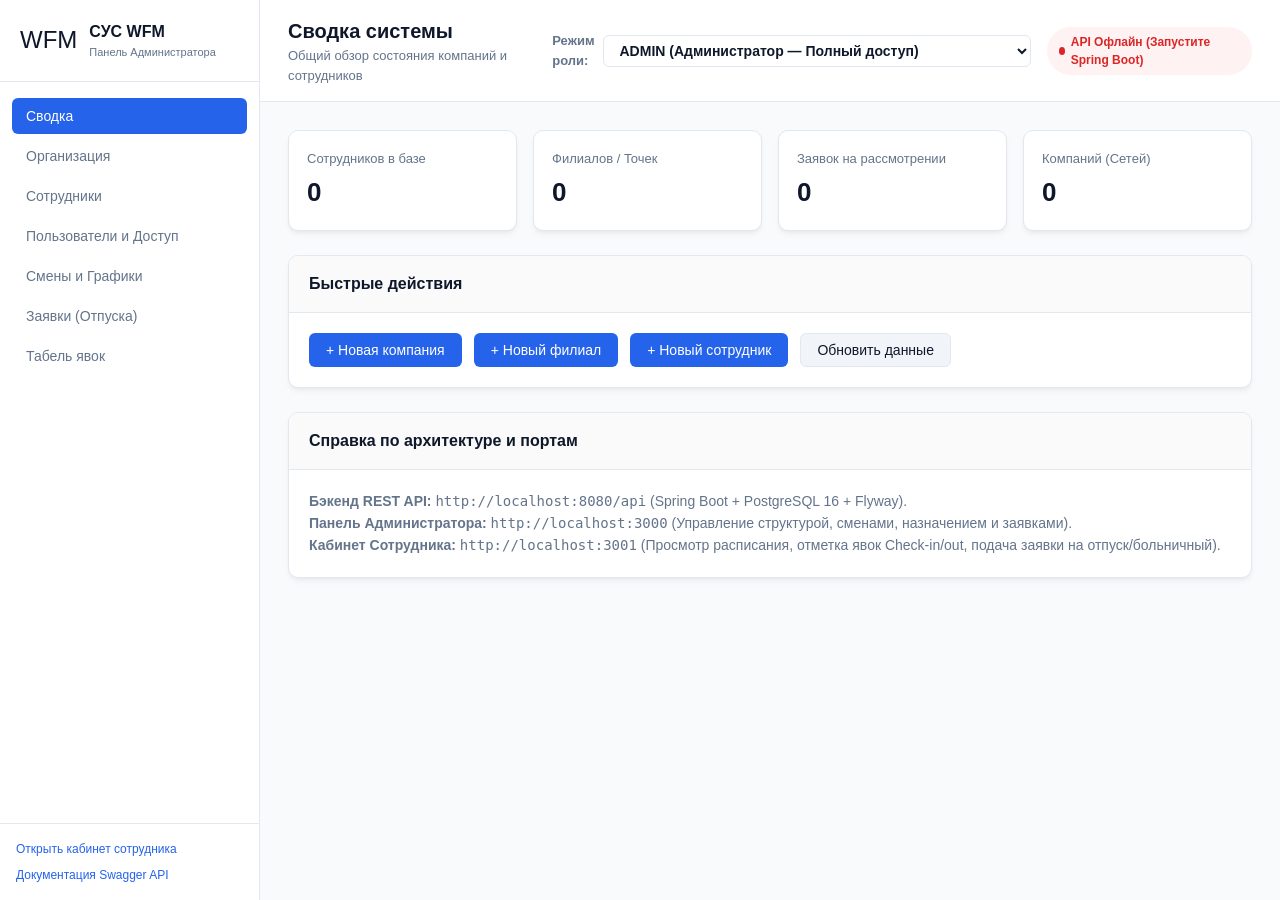
<file: frontend/admin/index.html>
<!DOCTYPE html>
<html lang="ru">
<head>
  <meta charset="UTF-8">
  <meta name="viewport" content="width=device-width, initial-scale=1.0">
  <title>СУС WFM • Панель Управления (Admin)</title>
  <link rel="stylesheet" href="style.css">
</head>
<body>

  <!-- Toast уведомления -->
  <div id="toast-container"></div>

  <!-- Боковая панель навигации -->
  <aside class="sidebar">
    <div class="brand">
      <div class="brand-icon">WFM</div>
      <div>
        <h1>СУС WFM</h1>
        <span>Панель Администратора</span>
      </div>
    </div>

    <nav class="nav-menu">
      <button class="nav-item active" data-section="dashboard">
        Сводка
      </button>
      <button class="nav-item" data-section="organization">
        Организация
      </button>
      <button class="nav-item" data-section="employees">
        Сотрудники
      </button>
      <button class="nav-item" data-section="users">
        Пользователи и Доступ
      </button>
      <button class="nav-item" data-section="shifts">
        Смены и Графики
      </button>
      <button class="nav-item" data-section="requests">
        Заявки (Отпуска)
      </button>
      <button class="nav-item" data-section="attendance">
        Табель явок
      </button>
    </nav>

    <div class="sidebar-footer">
      <a href="http://localhost:3001" target="_blank" class="sidebar-link">
        Открыть кабинет сотрудника
      </a>
      <a href="http://localhost:8080/swagger-ui.html" target="_blank" class="sidebar-link">
        Документация Swagger API
      </a>
    </div>
  </aside>

  <!-- Основная рабочая область -->
  <main class="content-area">
    <header class="top-header">
      <div class="header-title">
        <h2 id="current-page-title">Сводка системы</h2>
        <p id="current-page-subtitle">Общий обзор состояния компаний и сотрудников</p>
      </div>

      <div style="display: flex; align-items: center; gap: 16px;">
        <div style="display: flex; align-items: center; gap: 8px;">
          <label for="admin-role-select" style="font-size: 13px; font-weight: 600; color: var(--text-muted);">Режим роли:</label>
          <select id="admin-role-select" class="form-control" style="width: auto; padding: 6px 12px; font-weight: 600; background: #fff; cursor: pointer;">
            <option value="ADMIN">ADMIN (Администратор — Полный доступ)</option>
            <option value="HR">HR (Кадры — Структура, Люди, Роли, Отпуска)</option>
            <option value="MANAGER">MANAGER (Управляющий — Смены, Графики, Табель)</option>
          </select>
        </div>

        <div id="backend-status" class="status-badge offline">
          <span class="status-dot"></span>
          <span id="backend-status-text">Проверка связи...</span>
        </div>
      </div>
    </header>

    <div class="page-container">

      <!-- 1. СВОДКА (DASHBOARD) -->
      <section id="section-dashboard" class="section active">
        <div class="stats-grid">
          <div class="stat-card">
            <div class="label">Сотрудников в базе</div>
            <div class="value" id="stat-employees-count">0</div>
          </div>
          <div class="stat-card">
            <div class="label">Филиалов / Точек</div>
            <div class="value" id="stat-branches-count">0</div>
          </div>
          <div class="stat-card">
            <div class="label">Заявок на рассмотрении</div>
            <div class="value" id="stat-requests-count">0</div>
          </div>
          <div class="stat-card">
            <div class="label">Компаний (Сетей)</div>
            <div class="value" id="stat-companies-count">0</div>
          </div>
        </div>

        <div class="panel">
          <div class="panel-header">
            <h3>Быстрые действия</h3>
          </div>
          <div class="panel-body" style="display: flex; gap: 12px; flex-wrap: wrap;">
            <button class="btn btn-primary" id="btn-quick-add-company">+ Новая компания</button>
            <button class="btn btn-primary" id="btn-quick-add-branch">+ Новый филиал</button>
            <button class="btn btn-primary" id="btn-quick-add-employee">+ Новый сотрудник</button>
            <button class="btn btn-secondary" id="btn-refresh-all">Обновить данные</button>
          </div>
        </div>

        <div class="panel">
          <div class="panel-header">
            <h3>Справка по архитектуре и портам</h3>
          </div>
          <div class="panel-body" style="font-size: 14px; color: var(--text-muted); line-height: 1.6;">
            <p><strong>Бэкенд REST API:</strong> <code>http://localhost:8080/api</code> (Spring Boot + PostgreSQL 16 + Flyway).</p>
            <p><strong>Панель Администратора:</strong> <code>http://localhost:3000</code> (Управление структурой, сменами, назначением и заявками).</p>
            <p><strong>Кабинет Сотрудника:</strong> <code>http://localhost:3001</code> (Просмотр расписания, отметка явок Check-in/out, подача заявки на отпуск/больничный).</p>
          </div>
        </div>
      </section>

      <!-- 2. ОРГАНИЗАЦИЯ -->
      <section id="section-organization" class="section">
        <div class="grid-2">
          <!-- Компании -->
          <div class="panel">
            <div class="panel-header">
              <h3>Компании (Юрлица)</h3>
              <button class="btn btn-primary btn-sm" id="btn-add-company">+ Добавить</button>
            </div>
            <div class="panel-body table-responsive">
              <table class="data-table">
                <thead>
                  <tr>
                    <th>ID</th>
                    <th>Название</th>
                    <th>Действия</th>
                  </tr>
                </thead>
                <tbody id="companies-table-body">
                  <tr><td colspan="3" style="text-align: center;">Загрузка...</td></tr>
                </tbody>
              </table>
            </div>
          </div>

          <!-- Должности -->
          <div class="panel">
            <div class="panel-header">
              <h3>Справочник должностей</h3>
              <button class="btn btn-primary btn-sm" id="btn-add-position">+ Добавить</button>
            </div>
            <div class="panel-body table-responsive">
              <table class="data-table">
                <thead>
                  <tr>
                    <th>ID</th>
                    <th>Должность</th>
                    <th>Действия</th>
                  </tr>
                </thead>
                <tbody id="positions-table-body">
                  <tr><td colspan="3" style="text-align: center;">Загрузка...</td></tr>
                </tbody>
              </table>
            </div>
          </div>
        </div>

        <!-- Филиалы -->
        <div class="panel">
          <div class="panel-header">
            <h3>Филиалы компании</h3>
            <div style="display: flex; gap: 10px; align-items: center;">
              <select id="branch-company-select" class="form-control" style="width: auto;">
                <option value="">Выберите компанию...</option>
              </select>
              <button class="btn btn-primary btn-sm" id="btn-add-branch">+ Добавить филиал</button>
            </div>
          </div>
          <div class="panel-body table-responsive">
            <table class="data-table">
              <thead>
                <tr>
                  <th>ID</th>
                  <th>Название филиала</th>
                  <th>Адрес</th>
                  <th>Телефон</th>
                  <th>Статус</th>
                  <th>Действия</th>
                </tr>
              </thead>
              <tbody id="branches-table-body">
                <tr><td colspan="6" style="text-align: center;">Выберите компанию для просмотра филиалов</td></tr>
              </tbody>
            </table>
          </div>
        </div>
      </section>

      <!-- 3. СОТРУДНИКИ -->
      <section id="section-employees" class="section">
        <div class="panel">
          <div class="panel-header">
            <h3>Список сотрудников</h3>
            <div style="display: flex; gap: 10px;">
              <button class="btn btn-secondary btn-sm" id="btn-assign-employee-branch">Назначить в филиал</button>
              <button class="btn btn-primary btn-sm" id="btn-add-employee">+ Добавить сотрудника</button>
            </div>
          </div>
          <div class="panel-body table-responsive">
            <table class="data-table">
              <thead>
                <tr>
                  <th>ID</th>
                  <th>ФИО</th>
                  <th>Телефон</th>
                  <th>Дата найма</th>
                  <th>Статус</th>
                  <th>Учетная запись / Роль</th>
                  <th>Назначения (Филиал / Должность)</th>
                  <th>Действия</th>
                </tr>
              </thead>
              <tbody id="employees-table-body">
                <tr><td colspan="8" style="text-align: center;">Загрузка списка...</td></tr>
              </tbody>
            </table>
          </div>
        </div>
      </section>

      <!-- ПОЛЬЗОВАТЕЛИ И ДОСТУП -->
      <section id="section-users" class="section">
        <div class="panel">
          <div class="panel-header">
            <div>
              <h3>Учётные записи и системные роли</h3>
              <p style="font-size: 13px; color: var(--text-muted); margin-top: 2px;">
                Управление доступом к системе (0: ADMIN, 1: HR, 2: MANAGER, 3: EMPLOYEE)
              </p>
            </div>
            <button class="btn btn-primary btn-sm" id="btn-add-user">+ Создать пользователя</button>
          </div>
          <div class="panel-body table-responsive">
            <table class="data-table">
              <thead>
                <tr>
                  <th>ID</th>
                  <th>Логин</th>
                  <th>Привязанный сотрудник</th>
                  <th>Роль в системе</th>
                  <th>Статус</th>
                  <th>Создан</th>
                  <th>Действия</th>
                </tr>
              </thead>
              <tbody id="users-table-body">
                <tr><td colspan="7" style="text-align: center;">Загрузка списка пользователей...</td></tr>
              </tbody>
            </table>
          </div>
        </div>
      </section>

      <!-- 4. СМЕНЫ И ГРАФИКИ -->
      <section id="section-shifts" class="section">
        <div class="panel">
          <div class="panel-header">
            <h3>Управление расписанием и сменами</h3>
            <div style="display: flex; gap: 10px; align-items: center; flex-wrap: wrap;">
              <select id="schedule-branch-select" class="form-control" style="width: auto;">
                <option value="">Выберите филиал...</option>
              </select>
              <select id="schedule-list-select" class="form-control" style="width: auto;">
                <option value="">Выберите график...</option>
              </select>
              <button class="btn btn-secondary btn-sm" id="btn-create-schedule">+ Создать график</button>
              <button class="btn btn-primary btn-sm" id="btn-create-shift">+ Добавить смену</button>
            </div>
          </div>
          <div class="panel-body">
            <div id="shifts-list-container">
              <p style="color: var(--text-muted); text-align: center; padding: 20px;">
                Выберите филиал и график выше для просмотра и создания смен.
              </p>
            </div>
          </div>
        </div>
      </section>

      <!-- 5. ЗАЯВКИ (ОТПУСКА/БОЛЬНИЧНЫЕ) -->
      <section id="section-requests" class="section">
        <div class="panel">
          <div class="panel-header">
            <h3>Заявки сотрудников на согласование</h3>
            <div style="display: flex; gap: 8px;">
              <select id="filter-request-status" class="form-control" style="width: auto;">
                <option value="">Все статусы</option>
                <option value="PENDING" selected>Только на рассмотрении (PENDING)</option>
                <option value="APPROVED">Одобренные (APPROVED)</option>
                <option value="REJECTED">Отклоненные (REJECTED)</option>
              </select>
            </div>
          </div>
          <div class="panel-body table-responsive">
            <table class="data-table">
              <thead>
                <tr>
                  <th>ID</th>
                  <th>Сотрудник</th>
                  <th>Тип заявки</th>
                  <th>Период дат</th>
                  <th>Статус</th>
                  <th>Резолюция</th>
                  <th>Действие</th>
                </tr>
              </thead>
              <tbody id="requests-table-body">
                <tr><td colspan="7" style="text-align: center;">Загрузка заявок...</td></tr>
              </tbody>
            </table>
          </div>
        </div>
      </section>

      <!-- 6. ТАБЕЛЬ ЯВОК (SLICE / БЕСКОНЕЧНАЯ ПРОКРУТКА) -->
      <section id="section-attendance" class="section">
        <div class="panel">
          <div class="panel-header">
            <h3>Учёт явок и отработанного времени (План / Факт)</h3>
            <span class="badge badge-blue">ТРЕБОВАНИЕ ТЗ: Slice (Бесконечная прокрутка)</span>
          </div>
          <div class="panel-body table-responsive">
            <table class="data-table">
              <thead>
                <tr>
                  <th>ID</th>
                  <th>Сотрудник</th>
                  <th>План начало</th>
                  <th>План конец</th>
                  <th>Факт прихода</th>
                  <th>Факт ухода</th>
                  <th>Перерыв</th>
                  <th>Комментарий</th>
                </tr>
              </thead>
              <tbody id="attendance-table-body">
                <tr><td colspan="8" style="text-align: center;">Загрузка табеля...</td></tr>
              </tbody>
            </table>
            <div style="margin-top: 16px; text-align: center;">
              <button id="btn-load-more-attendance" class="btn btn-secondary" style="display: none;">
                Загрузить ещё записи (Slice Next)
              </button>
            </div>
          </div>
        </div>
      </section>

    </div>
  </main>

  <!-- ================= МОДАЛЬНЫЕ ОКНА (NATIVE <dialog>) ================= -->

  <!-- Модалка: Новая компания -->
  <dialog id="modal-company">
    <div class="modal-header">
      <h4>Добавить новую компанию</h4>
      <button class="btn btn-secondary btn-sm btn-close-modal">✕</button>
    </div>
    <form id="form-company">
      <div class="modal-body">
        <div class="form-group">
          <label for="company-name">Название компании / сети *</label>
          <input type="text" id="company-name" class="form-control" required placeholder="Например: Coffee Like">
        </div>
      </div>
      <div class="modal-footer">
        <button type="button" class="btn btn-secondary btn-close-modal">Отмена</button>
        <button type="submit" class="btn btn-primary">Создать</button>
      </div>
    </form>
  </dialog>

  <!-- Модалка: Новый филиал -->
  <dialog id="modal-branch">
    <div class="modal-header">
      <h4>Добавить филиал компании</h4>
      <button class="btn btn-secondary btn-sm btn-close-modal">✕</button>
    </div>
    <form id="form-branch">
      <div class="modal-body">
        <div class="form-group">
          <label for="modal-branch-company-select">Компания *</label>
          <select id="modal-branch-company-select" class="form-control" required></select>
        </div>
        <div class="form-group">
          <label for="branch-name">Название филиала / точки *</label>
          <input type="text" id="branch-name" class="form-control" required placeholder="Например: Филиал Невский">
        </div>
        <div class="form-group">
          <label for="branch-address">Адрес *</label>
          <input type="text" id="branch-address" class="form-control" required placeholder="Невский пр-т, 45">
        </div>
        <div class="form-group">
          <label for="branch-phone">Телефон филиала</label>
          <input type="tel" id="branch-phone" class="form-control" placeholder="+79991234567">
        </div>
      </div>
      <div class="modal-footer">
        <button type="button" class="btn btn-secondary btn-close-modal">Отмена</button>
        <button type="submit" class="btn btn-primary">Создать филиал</button>
      </div>
    </form>
  </dialog>

  <!-- Модалка: Новая должность -->
  <dialog id="modal-position">
    <div class="modal-header">
      <h4>Добавить должность</h4>
      <button class="btn btn-secondary btn-sm btn-close-modal">✕</button>
    </div>
    <form id="form-position">
      <div class="modal-body">
        <div class="form-group">
          <label for="position-title">Название должности *</label>
          <input type="text" id="position-title" class="form-control" required placeholder="Например: Бариста, Повар, Менеджер">
        </div>
      </div>
      <div class="modal-footer">
        <button type="button" class="btn btn-secondary btn-close-modal">Отмена</button>
        <button type="submit" class="btn btn-primary">Добавить</button>
      </div>
    </form>
  </dialog>

  <!-- Модалка: Новый сотрудник -->
  <dialog id="modal-employee">
    <div class="modal-header">
      <h4>Новый сотрудник</h4>
      <button class="btn btn-secondary btn-sm btn-close-modal">✕</button>
    </div>
    <form id="form-employee">
      <div class="modal-body">
        <div class="form-group">
          <label for="emp-name">ФИО сотрудника *</label>
          <input type="text" id="emp-name" class="form-control" required placeholder="Иванов Иван Иванович">
        </div>
        <div class="form-group">
          <label for="emp-phone">Номер телефона (формат +7XXXXXXXXXX) *</label>
          <input type="tel" id="emp-phone" class="form-control" required pattern="^\+?[0-9]{10,15}$" placeholder="+79991234567">
        </div>
        <div class="form-group">
          <label for="emp-birth">Дата рождения</label>
          <input type="date" id="emp-birth" class="form-control">
        </div>
        <div class="form-group">
          <label for="emp-hire">Дата приема на работу *</label>
          <input type="date" id="emp-hire" class="form-control" required>
        </div>

        <div style="border-top: 1px solid var(--border); padding-top: 14px; margin-top: 6px;">
          <div class="form-group" style="display: flex; flex-direction: row; gap: 8px; align-items: center;">
            <input type="checkbox" id="emp-create-user-check">
            <label for="emp-create-user-check" style="margin: 0; cursor: pointer; font-weight: 600;">Создать учетную запись сразу</label>
          </div>
          <div id="emp-user-fields" style="display: none; margin-top: 10px; flex-direction: column; gap: 10px;">
            <div class="form-group">
              <label for="emp-user-login">Логин пользователя</label>
              <input type="text" id="emp-user-login" class="form-control" placeholder="Например: ivan_manager">
            </div>
            <div class="form-group">
              <label for="emp-user-role">Роль в системе (0-3)</label>
              <select id="emp-user-role" class="form-control">
                <option value="3">3 — EMPLOYEE (Линейный сотрудник)</option>
                <option value="2">2 — MANAGER (Управляющий филиалом / смены)</option>
                <option value="1">1 — HR (Кадровый специалист)</option>
                <option value="0">0 — ADMIN (Администратор системы)</option>
              </select>
            </div>
          </div>
        </div>
      </div>
      <div class="modal-footer">
        <button type="button" class="btn btn-secondary btn-close-modal">Отмена</button>
        <button type="submit" class="btn btn-primary">Зарегистрировать</button>
      </div>
    </form>
  </dialog>

  <!-- Модалка: Учётная запись и роль пользователя -->
  <dialog id="modal-user">
    <div class="modal-header">
      <h4 id="modal-user-title">Учетная запись и системная роль</h4>
      <button class="btn btn-secondary btn-sm btn-close-modal">✕</button>
    </div>
    <form id="form-user">
      <input type="hidden" id="user-id">
      <div class="modal-body">
        <div class="form-group">
          <label for="user-employee-id">Привязанный сотрудник</label>
          <select id="user-employee-id" class="form-control">
            <option value="">Без привязки (Системный аккаунт)</option>
          </select>
        </div>
        <div class="form-group">
          <label for="user-login">Логин *</label>
          <input type="text" id="user-login" class="form-control" required minlength="3" maxlength="100" placeholder="Логин">
        </div>
        <div class="form-group">
          <label for="user-role-select">Системная роль (0-3) *</label>
          <select id="user-role-select" class="form-control" required>
            <option value="3">3 — EMPLOYEE (Линейный сотрудник: график, явки, заявки)</option>
            <option value="2">2 — MANAGER (Управляющий: графики смен, назначения, табель)</option>
            <option value="1">1 — HR (Кадровый специалист: структура, сотрудники, доступ, отпуска)</option>
            <option value="0">0 — ADMIN (Администратор: полный доступ ко всей системе)</option>
          </select>
        </div>
      </div>
      <div class="modal-footer">
        <button type="button" class="btn btn-secondary btn-close-modal">Отмена</button>
        <button type="submit" class="btn btn-primary" id="btn-submit-user">Сохранить</button>
      </div>
    </form>
  </dialog>

  <!-- Модалка: Назначение сотрудника в филиал -->
  <dialog id="modal-assign-employee">
    <div class="modal-header">
      <h4>Назначить сотрудника на филиал и должность</h4>
      <button class="btn btn-secondary btn-sm btn-close-modal">✕</button>
    </div>
    <form id="form-assign-employee">
      <div class="modal-body">
        <div class="form-group">
          <label for="assign-emp-id">Сотрудник *</label>
          <select id="assign-emp-id" class="form-control" required></select>
        </div>
        <div class="form-group">
          <label for="assign-branch-id">Филиал *</label>
          <select id="assign-branch-id" class="form-control" required></select>
        </div>
        <div class="form-group">
          <label for="assign-pos-id">Должность *</label>
          <select id="assign-pos-id" class="form-control" required></select>
        </div>
        <div class="form-group">
          <label for="assign-started-at">Дата начала *</label>
          <input type="date" id="assign-started-at" class="form-control" required>
        </div>
        <div class="form-group" style="display: flex; flex-direction: row; gap: 8px; align-items: center;">
          <input type="checkbox" id="assign-is-primary" checked>
          <label for="assign-is-primary" style="margin: 0; cursor: pointer;">Основная ставка (Primary)</label>
        </div>
      </div>
      <div class="modal-footer">
        <button type="button" class="btn btn-secondary btn-close-modal">Отмена</button>
        <button type="submit" class="btn btn-primary">Привязать ставку</button>
      </div>
    </form>
  </dialog>

  <!-- Модалка: Создание графика -->
  <dialog id="modal-schedule">
    <div class="modal-header">
      <h4>Создать график для филиала</h4>
      <button class="btn btn-secondary btn-sm btn-close-modal">✕</button>
    </div>
    <form id="form-schedule">
      <div class="modal-body">
        <div class="form-group">
          <label for="sched-branch-id">Филиал *</label>
          <select id="sched-branch-id" class="form-control" required></select>
        </div>
        <div class="form-group">
          <label for="sched-date-from">Дата начала (Date From) *</label>
          <input type="date" id="sched-date-from" class="form-control" required>
        </div>
        <div class="form-group">
          <label for="sched-date-to">Дата окончания (Date To) *</label>
          <input type="date" id="sched-date-to" class="form-control" required>
        </div>
      </div>
      <div class="modal-footer">
        <button type="button" class="btn btn-secondary btn-close-modal">Отмена</button>
        <button type="submit" class="btn btn-primary">Создать график</button>
      </div>
    </form>
  </dialog>

  <!-- Модалка: Создание смены -->
  <dialog id="modal-shift">
    <div class="modal-header">
      <h4>Добавить смену</h4>
      <button class="btn btn-secondary btn-sm btn-close-modal">✕</button>
    </div>
    <form id="form-shift">
      <div class="modal-body">
        <div class="form-group">
          <label for="shift-date">Дата смены *</label>
          <input type="date" id="shift-date" class="form-control" required>
        </div>
        <div class="grid-2">
          <div class="form-group">
            <label for="shift-time-from">Время начала *</label>
            <input type="time" id="shift-time-from" class="form-control" value="09:00" required>
          </div>
          <div class="form-group">
            <label for="shift-time-to">Время окончания *</label>
            <input type="time" id="shift-time-to" class="form-control" value="18:00" required>
          </div>
        </div>
        <div class="form-group">
          <label for="shift-break">Обеденный перерыв (минут)</label>
          <input type="number" id="shift-break" class="form-control" value="30" min="0" max="180">
        </div>
      </div>
      <div class="modal-footer">
        <button type="button" class="btn btn-secondary btn-close-modal">Отмена</button>
        <button type="submit" class="btn btn-primary">Создать смену</button>
      </div>
    </form>
  </dialog>

  <!-- Модалка: Назначение сотрудника на смену -->
  <dialog id="modal-assign-shift">
    <div class="modal-header">
      <h4>Назначить сотрудника на смену</h4>
      <button class="btn btn-secondary btn-sm btn-close-modal">✕</button>
    </div>
    <form id="form-assign-shift">
      <input type="hidden" id="assign-shift-id">
      <div class="modal-body">
        <p id="assign-shift-details" style="font-size: 13px; color: var(--text-muted);"></p>
        <div class="form-group">
          <label for="shift-assign-emp-id">Выберите сотрудника *</label>
          <select id="shift-assign-emp-id" class="form-control" required></select>
        </div>
      </div>
      <div class="modal-footer">
        <button type="button" class="btn btn-secondary btn-close-modal">Отмена</button>
        <button type="submit" class="btn btn-primary">Назначить</button>
      </div>
    </form>
  </dialog>

  <!-- Модалка: Аудит-лог смены -->
  <dialog id="modal-shift-logs" style="max-width: 640px;">
    <div class="modal-header">
      <h4>Журнал изменений состава смены (Аудит-лог)</h4>
      <button class="btn btn-secondary btn-sm btn-close-modal">✕</button>
    </div>
    <div class="modal-body table-responsive">
      <table class="data-table">
        <thead>
          <tr>
            <th>Время</th>
            <th>Сотрудник</th>
            <th>Действие</th>
            <th>Кто изменил</th>
          </tr>
        </thead>
        <tbody id="shift-logs-table-body">
          <tr><td colspan="4" style="text-align: center;">Загрузка журнала...</td></tr>
        </tbody>
      </table>
    </div>
    <div class="modal-footer">
      <button type="button" class="btn btn-secondary btn-close-modal">Закрыть</button>
    </div>
  </dialog>

  <!-- Модалка: Рассмотрение заявки (Одобрить/Отклонить) -->
  <dialog id="modal-process-request">
    <div class="modal-header">
      <h4>Рассмотрение заявки на отсутствие</h4>
      <button class="btn btn-secondary btn-sm btn-close-modal">✕</button>
    </div>
    <form id="form-process-request">
      <input type="hidden" id="process-request-id">
      <div class="modal-body">
        <div id="process-request-info" style="font-size: 14px; background: #f8fafc; padding: 12px; border-radius: var(--radius-sm);"></div>
        <div class="form-group">
          <label for="process-decision">Решение *</label>
          <select id="process-decision" class="form-control" required>
            <option value="APPROVED">Одобрить (сотрудник будет автоматически снят с конфликтующих смен)</option>
            <option value="REJECTED">Отклонить</option>
          </select>
        </div>
        <div class="form-group">
          <label for="process-comment">Комментарий руководителя</label>
          <input type="text" id="process-comment" class="form-control" placeholder="Например: Согласовано с директором">
        </div>
      </div>
      <div class="modal-footer">
        <button type="button" class="btn btn-secondary btn-close-modal">Отмена</button>
        <button type="submit" class="btn btn-primary">Применить решение</button>
      </div>
    </form>
  </dialog>

  <script src="app.js"></script>
</body>
</html>
</file>
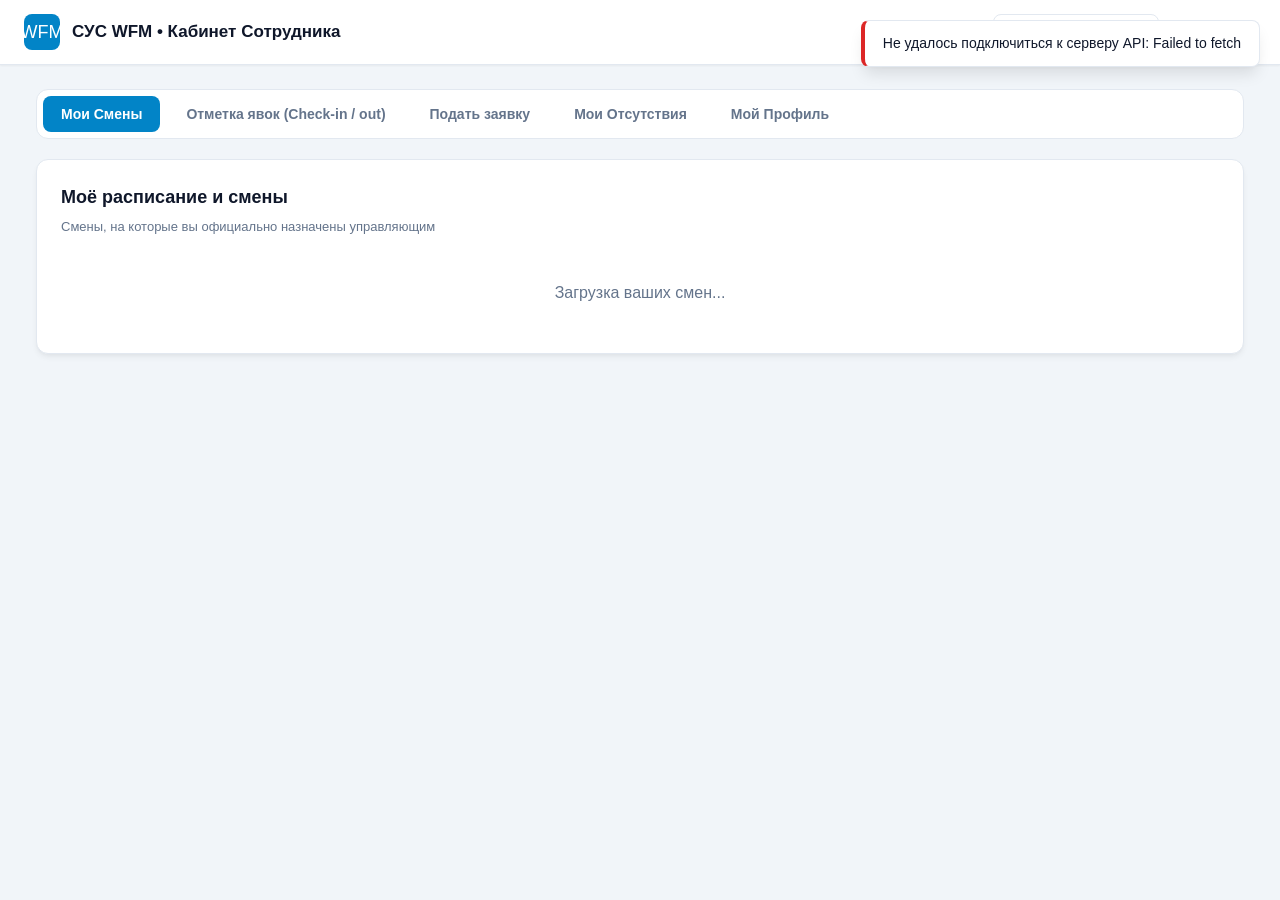
<file: frontend/employee/index.html>
<!DOCTYPE html>
<html lang="ru">
<head>
  <meta charset="UTF-8">
  <meta name="viewport" content="width=device-width, initial-scale=1.0">
  <title>СУС WFM • Личный кабинет сотрудника</title>
  <link rel="stylesheet" href="style.css">
</head>
<body>

  <div id="toast-container"></div>

  <!-- Шапка приложения -->
  <header class="app-header">
    <div class="brand-section">
      <div class="brand-badge">WFM</div>
      <div>
        <h1>СУС WFM • Кабинет Сотрудника</h1>
      </div>
    </div>

    <div class="user-selector-container">
      <label for="current-user-select">Сотрудник:</label>
      <select id="current-user-select" class="form-select">
        <option value="">Загрузка списка...</option>
      </select>
      <span id="current-user-role-badge" class="badge badge-gray" style="margin-left: 6px;">Роль: ...</span>
      <div id="admin-portal-link-container" style="margin-left: 8px;">
        <a id="btn-open-admin-portal" href="http://localhost:3000" target="_blank" class="btn-portal-role" style="display: none;">
          Сервисная панель (Admin)
        </a>
      </div>
    </div>
  </header>

  <div class="main-wrapper">

    <!-- Навигация по разделам -->
    <nav class="employee-nav" id="main-nav">
      <!-- Личные вкладки сотрудника (видны всем) -->
      <button class="tab-btn active" data-tab="shifts">
        Мои Смены
      </button>
      <button class="tab-btn" data-tab="attendance">
        Отметка явок (Check-in / out)
      </button>
      <button class="tab-btn" data-tab="requests">
        Подать заявку
      </button>
      <button class="tab-btn" data-tab="absences">
        Мои Отсутствия
      </button>
      <button class="tab-btn" data-tab="profile">
        Мой Профиль
      </button>

      <!-- Вкладки Управляющего (MANAGER и ADMIN) -->
      <button class="tab-btn role-tab-mgr" data-tab="mgr-shifts" style="display: none;">
        Графики и Смены
      </button>
      <button class="tab-btn role-tab-mgr" data-tab="mgr-attendance" style="display: none;">
        Табель явок
      </button>

      <!-- Согласование заявок команды (MANAGER, HR и ADMIN) -->
      <button class="tab-btn role-tab-mgr role-tab-hr" data-tab="team-requests" style="display: none;">
        Согласование заявок
      </button>

      <!-- Вкладки Кадровой службы (HR и ADMIN) -->
      <button class="tab-btn role-tab-hr" data-tab="hr-employees" style="display: none;">
        Кадровый состав
      </button>
      <button class="tab-btn role-tab-hr" data-tab="hr-users" style="display: none;">
        Пользователи и Доступ
      </button>
      <button class="tab-btn role-tab-hr" data-tab="hr-org" style="display: none;">
        Структура организации
      </button>
    </nav>

    <!-- Содержимое табов -->

    <!-- ТАБ 1: МОИ СМЕНЫ -->
    <div id="tab-shifts" class="tab-content active">
      <div class="card">
        <h2 class="card-title">Моё расписание и смены</h2>
        <p class="card-subtitle">Смены, на которые вы официально назначены управляющим</p>

        <div id="my-shifts-container" class="shifts-grid">
          <p style="color: var(--text-muted); text-align: center; grid-column: 1 / -1; padding: 24px;">
            Загрузка ваших смен...
          </p>
        </div>
      </div>
    </div>

    <!-- ТАБ 2: ОТМЕТКА ЯВОК (CHECK-IN / OUT) -->
    <div id="tab-attendance" class="tab-content">
      <!-- Информационный баннер запланированной смены / ограничений -->
      <div id="shift-today-banner" style="background: #ffffff; border: 1px solid var(--border); border-radius: var(--radius); padding: 14px 18px; margin-bottom: 16px;">
        <div id="shift-today-info" style="font-size: 14px; color: var(--text-main);">
          Проверка графика смен на сегодня...
        </div>
      </div>

      <!-- Виджет часов и кнопки отметки -->
      <div class="tracker-box">
        <div class="tracker-time">
          <h2 id="live-clock">--:--:--</h2>
          <p id="live-date">Загрузка даты...</p>
          <p style="margin-top: 6px; font-weight: 600;" id="attendance-status-text">
            Статус: Готов к фиксации смены
          </p>
        </div>
        <div class="tracker-actions">
          <button class="btn-tracker btn-check-in" id="btn-clock-in">
            Начать смену (Check-in)
          </button>
          <button class="btn-tracker btn-check-out" id="btn-clock-out">
            Завершить смену (Check-out)
          </button>
        </div>
      </div>

      <!-- История явок -->
      <div class="card">
        <h2 class="card-title">История моих явок</h2>
        <p class="card-subtitle">Сравнение плановых и фактически зафиксированных часов</p>
        <div style="overflow-x: auto;">
          <table class="styled-table">
            <thead>
              <tr>
                <th>ID</th>
                <th>План: Начало</th>
                <th>План: Конец</th>
                <th>Факт: Приход</th>
                <th>Факт: Уход</th>
                <th>Перерыв</th>
                <th>Комментарий</th>
              </tr>
            </thead>
            <tbody id="my-attendance-table-body">
              <tr><td colspan="7" style="text-align: center;">Загрузка истории...</td></tr>
            </tbody>
          </table>
        </div>
      </div>
    </div>

    <!-- ТАБ 3: ЗАЯВКИ -->
    <div id="tab-requests" class="tab-content">
      <div class="card">
        <h2 class="card-title">Подать новую заявку на отсутствие</h2>
        <p class="card-subtitle">
          При одобрении заявки руководителем система автоматически снимет вас со смен в выбранные даты
        </p>

        <form id="form-submit-request">
          <div class="form-grid">
            <div class="form-field">
              <label for="req-type">Тип отсутствия *</label>
              <select id="req-type" class="form-input" required>
                <option value="VACATION">Ежегодный отпуск (VACATION)</option>
                <option value="SICK_LEAVE">Больничный лист (SICK_LEAVE)</option>
                <option value="DAY_OFF">Отгул / Выходной за свой счет (DAY_OFF)</option>
              </select>
            </div>
            <div class="form-field">
              <label for="req-date-from">Дата начала *</label>
              <input type="date" id="req-date-from" class="form-input" required>
            </div>
            <div class="form-field">
              <label for="req-date-to">Дата окончания *</label>
              <input type="date" id="req-date-to" class="form-input" required>
            </div>
          </div>

          <div class="form-field" style="margin-bottom: 20px;">
            <label for="req-comment">Причина / Комментарий руководителю</label>
            <input type="text" id="req-comment" class="form-input" placeholder="Например: Плановый отпуск согласно графику">
          </div>

          <button type="submit" class="btn-submit">Отправить заявку на согласование</button>
        </form>
      </div>

      <div class="card">
        <h2 class="card-title">Мои поданные заявки и их статусы</h2>
        <div style="overflow-x: auto;">
          <table class="styled-table">
            <thead>
              <tr>
                <th>ID</th>
                <th>Тип</th>
                <th>Период</th>
                <th>Статус</th>
                <th>Резолюция руководителя</th>
                <th>Создана</th>
              </tr>
            </thead>
            <tbody id="my-requests-table-body">
              <tr><td colspan="6" style="text-align: center;">Загрузка заявок...</td></tr>
            </tbody>
          </table>
        </div>
      </div>
    </div>

    <!-- ТАБ 4: МОИ ОТСУТСТВИЯ -->
    <div id="tab-absences" class="tab-content">
      <div class="card">
        <h2 class="card-title">Утверждённые периоды отсутствия</h2>
        <p class="card-subtitle">В эти даты вы освобождены от смен</p>
        <div style="overflow-x: auto;">
          <table class="styled-table">
            <thead>
              <tr>
                <th>ID</th>
                <th>Тип отсутствия</th>
                <th>Дата с</th>
                <th>Дата по</th>
                <th>Причина</th>
              </tr>
            </thead>
            <tbody id="my-absences-table-body">
              <tr><td colspan="5" style="text-align: center;">Загрузка...</td></tr>
            </tbody>
          </table>
        </div>
      </div>
    </div>

    <!-- ТАБ 5: МОЙ ПРОФИЛЬ -->
    <div id="tab-profile" class="tab-content">
      <div class="card">
        <h2 class="card-title">Карточка сотрудника</h2>
        <p class="card-subtitle">Персональные данные и назначения на ставки</p>

        <div id="profile-details" style="font-size: 15px; line-height: 2;">
          Загрузка профиля...
        </div>
      </div>
    </div>

    <!-- ТАБ: ГРАФИКИ И СМЕНЫ (ДЛЯ MANAGER / ADMIN) -->
    <div id="tab-mgr-shifts" class="tab-content">
      <div class="card">
        <div style="display: flex; justify-content: space-between; align-items: center; flex-wrap: wrap; gap: 12px; margin-bottom: 16px;">
          <div>
            <h2 class="card-title">Управление расписанием и сменами филиала</h2>
            <p class="card-subtitle" style="margin-bottom: 0;">Создание смен, распределение персонала и аудит-лог</p>
          </div>
          <div style="display: flex; gap: 8px; flex-wrap: wrap; align-items: center;">
            <select id="mgr-branch-select" class="form-control" style="width: auto;">
              <option value="">Выберите филиал...</option>
            </select>
            <select id="mgr-schedule-select" class="form-control" style="width: auto;">
              <option value="">Выберите график...</option>
            </select>
            <button class="btn btn-secondary btn-sm" id="btn-mgr-create-sched">+ Создать график</button>
            <button class="btn btn-primary btn-sm" id="btn-mgr-create-shift">+ Добавить смену</button>
          </div>
        </div>

        <div id="mgr-shifts-container">
          <p style="color: var(--text-muted); text-align: center; padding: 24px;">
            Выберите филиал и график выше для управления сменами.
          </p>
        </div>
      </div>
    </div>

    <!-- ТАБ: ТАБЕЛЬ ЯВОК (ДЛЯ MANAGER / ADMIN) -->
    <div id="tab-mgr-attendance" class="tab-content">
      <div class="card">
        <div style="display: flex; justify-content: space-between; align-items: center; margin-bottom: 16px;">
          <div>
            <h2 class="card-title">Табель явок персонала (План / Факт)</h2>
            <p class="card-subtitle" style="margin-bottom: 0;">Учёт отработанного времени сотрудников филиалов с бесконечной прокруткой</p>
          </div>
          <span class="badge badge-blue">ТРЕБОВАНИЕ ТЗ: Slice (Бесконечная прокрутка)</span>
        </div>

        <div style="overflow-x: auto;">
          <table class="data-table">
            <thead>
              <tr>
                <th>ID</th>
                <th>Сотрудник</th>
                <th>План начало</th>
                <th>План конец</th>
                <th>Факт прихода</th>
                <th>Факт ухода</th>
                <th>Перерыв</th>
                <th>Комментарий</th>
              </tr>
            </thead>
            <tbody id="mgr-attendance-table-body">
              <tr><td colspan="8" style="text-align: center;">Загрузка табеля...</td></tr>
            </tbody>
          </table>
        </div>
        <div style="margin-top: 16px; text-align: center;">
          <button id="btn-mgr-load-more-attendance" class="btn btn-secondary" style="display: none;">
            Загрузить ещё записи (Slice Next)
          </button>
        </div>
      </div>
    </div>

    <!-- ТАБ: СОГЛАСОВАНИЕ ЗАЯВОК (ДЛЯ MANAGER / HR / ADMIN) -->
    <div id="tab-team-requests" class="tab-content">
      <div class="card">
        <div style="display: flex; justify-content: space-between; align-items: center; margin-bottom: 16px; flex-wrap: wrap; gap: 10px;">
          <div>
            <h2 class="card-title">Согласование заявок на отпуск и отсутствие</h2>
            <p class="card-subtitle" style="margin-bottom: 0;">При одобрении сотрудник будет автоматически снят со смен в выбранный период</p>
          </div>
          <div>
            <select id="team-requests-filter" class="form-control" style="width: auto;">
              <option value="">Все статусы</option>
              <option value="PENDING" selected>Только на рассмотрении (PENDING)</option>
              <option value="APPROVED">Одобренные (APPROVED)</option>
              <option value="REJECTED">Отклоненные (REJECTED)</option>
            </select>
          </div>
        </div>

        <div style="overflow-x: auto;">
          <table class="data-table">
            <thead>
              <tr>
                <th>ID</th>
                <th>Сотрудник</th>
                <th>Тип заявки</th>
                <th>Период дат</th>
                <th>Статус</th>
                <th>Резолюция</th>
                <th>Действие</th>
              </tr>
            </thead>
            <tbody id="team-requests-table-body">
              <tr><td colspan="7" style="text-align: center;">Загрузка заявок...</td></tr>
            </tbody>
          </table>
        </div>
      </div>
    </div>

    <!-- ТАБ: КАДРОВЫЙ СОСТАВ (ДЛЯ HR / ADMIN) -->
    <div id="tab-hr-employees" class="tab-content">
      <div class="card">
        <div style="display: flex; justify-content: space-between; align-items: center; margin-bottom: 16px; flex-wrap: wrap; gap: 10px;">
          <div>
            <h2 class="card-title">Кадровый состав организации</h2>
            <p class="card-subtitle" style="margin-bottom: 0;">Приём на работу, увольнение и привязка к филиалам и должностям</p>
          </div>
          <div style="display: flex; gap: 8px;">
            <button class="btn btn-secondary btn-sm" id="btn-hr-assign-emp">Назначить в филиал</button>
            <button class="btn btn-primary btn-sm" id="btn-hr-add-emp">+ Добавить сотрудника</button>
          </div>
        </div>

        <div style="overflow-x: auto;">
          <table class="data-table">
            <thead>
              <tr>
                <th>ID</th>
                <th>ФИО</th>
                <th>Телефон</th>
                <th>Дата найма</th>
                <th>Статус</th>
                <th>Учетная запись / Роль</th>
                <th>Назначения (Филиал / Должность)</th>
                <th>Действия</th>
              </tr>
            </thead>
            <tbody id="hr-employees-table-body">
              <tr><td colspan="8" style="text-align: center;">Загрузка списка сотрудников...</td></tr>
            </tbody>
          </table>
        </div>
      </div>
    </div>

    <!-- ТАБ: ПОЛЬЗОВАТЕЛИ И ДОСТУП (ДЛЯ HR / ADMIN) -->
    <div id="tab-hr-users" class="tab-content">
      <div class="card">
        <div style="display: flex; justify-content: space-between; align-items: center; margin-bottom: 16px; flex-wrap: wrap; gap: 10px;">
          <div>
            <h2 class="card-title">Учётные записи и системные роли (0..3)</h2>
            <p class="card-subtitle" style="margin-bottom: 0;">Выдача логинов и назначение прав: 0: ADMIN, 1: HR, 2: MANAGER, 3: EMPLOYEE</p>
          </div>
          <button class="btn btn-primary btn-sm" id="btn-hr-add-user">+ Создать пользователя</button>
        </div>

        <div style="overflow-x: auto;">
          <table class="data-table">
            <thead>
              <tr>
                <th>ID</th>
                <th>Логин</th>
                <th>Привязанный сотрудник</th>
                <th>Роль в системе</th>
                <th>Статус</th>
                <th>Создан</th>
                <th>Действия</th>
              </tr>
            </thead>
            <tbody id="hr-users-table-body">
              <tr><td colspan="7" style="text-align: center;">Загрузка пользователей...</td></tr>
            </tbody>
          </table>
        </div>
      </div>
    </div>

    <!-- ТАБ: СТРУКТУРА ОРГАНИЗАЦИИ (ДЛЯ HR / ADMIN) -->
    <div id="tab-hr-org" class="tab-content">
      <div class="grid-2">
        <!-- Компании -->
        <div class="card">
          <div style="display: flex; justify-content: space-between; align-items: center; margin-bottom: 12px;">
            <h3 style="font-size: 16px; font-weight: 600;">Компании (Юрлица)</h3>
            <button class="btn btn-primary btn-sm" id="btn-hr-add-company">+ Добавить</button>
          </div>
          <div style="overflow-x: auto;">
            <table class="data-table">
              <thead>
                <tr><th>ID</th><th>Название</th><th>Действия</th></tr>
              </thead>
              <tbody id="hr-companies-table-body">
                <tr><td colspan="3" style="text-align: center;">Загрузка...</td></tr>
              </tbody>
            </table>
          </div>
        </div>

        <!-- Должности -->
        <div class="card">
          <div style="display: flex; justify-content: space-between; align-items: center; margin-bottom: 12px;">
            <h3 style="font-size: 16px; font-weight: 600;">Справочник должностей</h3>
            <button class="btn btn-primary btn-sm" id="btn-hr-add-position">+ Добавить</button>
          </div>
          <div style="overflow-x: auto;">
            <table class="data-table">
              <thead>
                <tr><th>ID</th><th>Должность</th><th>Действия</th></tr>
              </thead>
              <tbody id="hr-positions-table-body">
                <tr><td colspan="3" style="text-align: center;">Загрузка...</td></tr>
              </tbody>
            </table>
          </div>
        </div>
      </div>

      <!-- Филиалы -->
      <div class="card" style="margin-top: 20px;">
        <div style="display: flex; justify-content: space-between; align-items: center; margin-bottom: 12px; flex-wrap: wrap; gap: 10px;">
          <h3 style="font-size: 16px; font-weight: 600;">Филиалы компании</h3>
          <div style="display: flex; gap: 8px; align-items: center;">
            <select id="hr-branch-company-select" class="form-control" style="width: auto;">
              <option value="">Выберите компанию...</option>
            </select>
            <button class="btn btn-primary btn-sm" id="btn-hr-add-branch">+ Добавить филиал</button>
          </div>
        </div>
        <div style="overflow-x: auto;">
          <table class="data-table">
            <thead>
              <tr>
                <th>ID</th><th>Название филиала</th><th>Адрес</th><th>Телефон</th><th>Статус</th><th>Действия</th>
              </tr>
            </thead>
            <tbody id="hr-branches-table-body">
              <tr><td colspan="6" style="text-align: center;">Выберите компанию для просмотра филиалов</td></tr>
            </tbody>
          </table>
        </div>
      </div>
    </div>

  </div>

  <!-- ================= МОДАЛЬНЫЕ ОКНА (<dialog>) ================= -->

  <!-- Модалка: Новая компания -->
  <dialog id="modal-company">
    <div class="modal-header">
      <h4>Добавить новую компанию</h4>
      <button class="btn btn-secondary btn-sm btn-close-modal">✕</button>
    </div>
    <form id="form-company">
      <div class="modal-body">
        <div class="form-group">
          <label for="company-name">Название компании / сети *</label>
          <input type="text" id="company-name" class="form-control" required placeholder="Например: Coffee Like">
        </div>
      </div>
      <div class="modal-footer">
        <button type="button" class="btn btn-secondary btn-close-modal">Отмена</button>
        <button type="submit" class="btn btn-primary">Создать</button>
      </div>
    </form>
  </dialog>

  <!-- Модалка: Новый филиал -->
  <dialog id="modal-branch">
    <div class="modal-header">
      <h4>Добавить филиал компании</h4>
      <button class="btn btn-secondary btn-sm btn-close-modal">✕</button>
    </div>
    <form id="form-branch">
      <div class="modal-body">
        <div class="form-group">
          <label for="modal-branch-company-select">Компания *</label>
          <select id="modal-branch-company-select" class="form-control" required></select>
        </div>
        <div class="form-group">
          <label for="branch-name">Название филиала / точки *</label>
          <input type="text" id="branch-name" class="form-control" required placeholder="Например: Филиал Невский">
        </div>
        <div class="form-group">
          <label for="branch-address">Адрес *</label>
          <input type="text" id="branch-address" class="form-control" required placeholder="Невский пр-т, 45">
        </div>
        <div class="form-group">
          <label for="branch-phone">Телефон филиала</label>
          <input type="tel" id="branch-phone" class="form-control" placeholder="+79991234567">
        </div>
      </div>
      <div class="modal-footer">
        <button type="button" class="btn btn-secondary btn-close-modal">Отмена</button>
        <button type="submit" class="btn btn-primary">Создать филиал</button>
      </div>
    </form>
  </dialog>

  <!-- Модалка: Новая должность -->
  <dialog id="modal-position">
    <div class="modal-header">
      <h4>Добавить должность</h4>
      <button class="btn btn-secondary btn-sm btn-close-modal">✕</button>
    </div>
    <form id="form-position">
      <div class="modal-body">
        <div class="form-group">
          <label for="position-title">Название должности *</label>
          <input type="text" id="position-title" class="form-control" required placeholder="Например: Бариста, Повар, Менеджер">
        </div>
      </div>
      <div class="modal-footer">
        <button type="button" class="btn btn-secondary btn-close-modal">Отмена</button>
        <button type="submit" class="btn btn-primary">Добавить</button>
      </div>
    </form>
  </dialog>

  <!-- Модалка: Новый сотрудник -->
  <dialog id="modal-employee">
    <div class="modal-header">
      <h4>Новый сотрудник</h4>
      <button class="btn btn-secondary btn-sm btn-close-modal">✕</button>
    </div>
    <form id="form-employee">
      <div class="modal-body">
        <div class="form-group">
          <label for="emp-name">ФИО сотрудника *</label>
          <input type="text" id="emp-name" class="form-control" required placeholder="Иванов Иван Иванович">
        </div>
        <div class="form-group">
          <label for="emp-phone">Номер телефона (формат +7XXXXXXXXXX) *</label>
          <input type="tel" id="emp-phone" class="form-control" required pattern="^\+?[0-9]{10,15}$" placeholder="+79991234567">
        </div>
        <div class="form-group">
          <label for="emp-birth">Дата рождения</label>
          <input type="date" id="emp-birth" class="form-control">
        </div>
        <div class="form-group">
          <label for="emp-hire">Дата приема на работу *</label>
          <input type="date" id="emp-hire" class="form-control" required>
        </div>

        <div style="border-top: 1px solid var(--border); padding-top: 14px; margin-top: 6px;">
          <div class="form-group" style="display: flex; flex-direction: row; gap: 8px; align-items: center;">
            <input type="checkbox" id="emp-create-user-check">
            <label for="emp-create-user-check" style="margin: 0; cursor: pointer; font-weight: 600;">Создать учетную запись сразу</label>
          </div>
          <div id="emp-user-fields" style="display: none; margin-top: 10px; flex-direction: column; gap: 10px;">
            <div class="form-group">
              <label for="emp-user-login">Логин пользователя</label>
              <input type="text" id="emp-user-login" class="form-control" placeholder="Например: ivan_manager">
            </div>
            <div class="form-group">
              <label for="emp-user-role">Роль в системе (0-3)</label>
              <select id="emp-user-role" class="form-control">
                <option value="3">3 — EMPLOYEE (Линейный сотрудник)</option>
                <option value="2">2 — MANAGER (Управляющий филиалом / смены)</option>
                <option value="1">1 — HR (Кадровый специалист)</option>
                <option value="0">0 — ADMIN (Администратор системы)</option>
              </select>
            </div>
          </div>
        </div>
      </div>
      <div class="modal-footer">
        <button type="button" class="btn btn-secondary btn-close-modal">Отмена</button>
        <button type="submit" class="btn btn-primary">Зарегистрировать</button>
      </div>
    </form>
  </dialog>

  <!-- Модалка: Учётная запись и роль пользователя -->
  <dialog id="modal-user">
    <div class="modal-header">
      <h4 id="modal-user-title">Учетная запись и системная роль</h4>
      <button class="btn btn-secondary btn-sm btn-close-modal">✕</button>
    </div>
    <form id="form-user">
      <input type="hidden" id="user-id">
      <div class="modal-body">
        <div class="form-group">
          <label for="user-employee-id">Привязанный сотрудник</label>
          <select id="user-employee-id" class="form-control">
            <option value="">Без привязки (Системный аккаунт)</option>
          </select>
        </div>
        <div class="form-group">
          <label for="user-login">Логин *</label>
          <input type="text" id="user-login" class="form-control" required minlength="3" maxlength="100" placeholder="Логин">
        </div>
        <div class="form-group">
          <label for="user-role-select">Системная роль (0-3) *</label>
          <select id="user-role-select" class="form-control" required>
            <option value="3">3 — EMPLOYEE (Линейный сотрудник: график, явки, заявки)</option>
            <option value="2">2 — MANAGER (Управляющий: графики смен, назначения, табель)</option>
            <option value="1">1 — HR (Кадровый специалист: структура, сотрудники, доступ, отпуска)</option>
            <option value="0">0 — ADMIN (Администратор: полный доступ ко всей системе)</option>
          </select>
        </div>
      </div>
      <div class="modal-footer">
        <button type="button" class="btn btn-secondary btn-close-modal">Отмена</button>
        <button type="submit" class="btn btn-primary" id="btn-submit-user">Сохранить</button>
      </div>
    </form>
  </dialog>

  <!-- Модалка: Назначение сотрудника в филиал -->
  <dialog id="modal-assign-employee">
    <div class="modal-header">
      <h4>Назначить сотрудника на филиал и должность</h4>
      <button class="btn btn-secondary btn-sm btn-close-modal">✕</button>
    </div>
    <form id="form-assign-employee">
      <div class="modal-body">
        <div class="form-group">
          <label for="assign-emp-id">Сотрудник *</label>
          <select id="assign-emp-id" class="form-control" required></select>
        </div>
        <div class="form-group">
          <label for="assign-branch-id">Филиал *</label>
          <select id="assign-branch-id" class="form-control" required></select>
        </div>
        <div class="form-group">
          <label for="assign-pos-id">Должность *</label>
          <select id="assign-pos-id" class="form-control" required></select>
        </div>
        <div class="form-group">
          <label for="assign-started-at">Дата начала *</label>
          <input type="date" id="assign-started-at" class="form-control" required>
        </div>
        <div class="form-group" style="display: flex; flex-direction: row; gap: 8px; align-items: center;">
          <input type="checkbox" id="assign-is-primary" checked>
          <label for="assign-is-primary" style="margin: 0; cursor: pointer;">Основная ставка (Primary)</label>
        </div>
      </div>
      <div class="modal-footer">
        <button type="button" class="btn btn-secondary btn-close-modal">Отмена</button>
        <button type="submit" class="btn btn-primary">Привязать ставку</button>
      </div>
    </form>
  </dialog>

  <!-- Модалка: Создание графика -->
  <dialog id="modal-schedule">
    <div class="modal-header">
      <h4>Создать график для филиала</h4>
      <button class="btn btn-secondary btn-sm btn-close-modal">✕</button>
    </div>
    <form id="form-schedule">
      <div class="modal-body">
        <div class="form-group">
          <label for="sched-branch-id">Филиал *</label>
          <select id="sched-branch-id" class="form-control" required></select>
        </div>
        <div class="form-group">
          <label for="sched-date-from">Дата начала (Date From) *</label>
          <input type="date" id="sched-date-from" class="form-control" required>
        </div>
        <div class="form-group">
          <label for="sched-date-to">Дата окончания (Date To) *</label>
          <input type="date" id="sched-date-to" class="form-control" required>
        </div>
      </div>
      <div class="modal-footer">
        <button type="button" class="btn btn-secondary btn-close-modal">Отмена</button>
        <button type="submit" class="btn btn-primary">Создать график</button>
      </div>
    </form>
  </dialog>

  <!-- Модалка: Создание смены -->
  <dialog id="modal-shift">
    <div class="modal-header">
      <h4>Добавить смену</h4>
      <button class="btn btn-secondary btn-sm btn-close-modal">✕</button>
    </div>
    <form id="form-shift">
      <div class="modal-body">
        <div class="form-group">
          <label for="shift-date">Дата смены *</label>
          <input type="date" id="shift-date" class="form-control" required>
        </div>
        <div class="grid-2">
          <div class="form-group">
            <label for="shift-time-from">Время начала *</label>
            <input type="time" id="shift-time-from" class="form-control" value="09:00" required>
          </div>
          <div class="form-group">
            <label for="shift-time-to">Время окончания *</label>
            <input type="time" id="shift-time-to" class="form-control" value="18:00" required>
          </div>
        </div>
        <div class="form-group">
          <label for="shift-break">Обеденный перерыв (минут)</label>
          <input type="number" id="shift-break" class="form-control" value="30" min="0" max="180">
        </div>
      </div>
      <div class="modal-footer">
        <button type="button" class="btn btn-secondary btn-close-modal">Отмена</button>
        <button type="submit" class="btn btn-primary">Создать смену</button>
      </div>
    </form>
  </dialog>

  <!-- Модалка: Назначение сотрудника на смену -->
  <dialog id="modal-assign-shift">
    <div class="modal-header">
      <h4>Назначить сотрудника на смену</h4>
      <button class="btn btn-secondary btn-sm btn-close-modal">✕</button>
    </div>
    <form id="form-assign-shift">
      <input type="hidden" id="assign-shift-id">
      <div class="modal-body">
        <p id="assign-shift-details" style="font-size: 13px; color: var(--text-muted);"></p>
        <div class="form-group">
          <label for="shift-assign-emp-id">Выберите сотрудника *</label>
          <select id="shift-assign-emp-id" class="form-control" required></select>
        </div>
      </div>
      <div class="modal-footer">
        <button type="button" class="btn btn-secondary btn-close-modal">Отмена</button>
        <button type="submit" class="btn btn-primary">Назначить</button>
      </div>
    </form>
  </dialog>

  <!-- Модалка: Аудит-лог смены -->
  <dialog id="modal-shift-logs" style="max-width: 640px;">
    <div class="modal-header">
      <h4>Журнал изменений состава смены (Аудит-лог)</h4>
      <button class="btn btn-secondary btn-sm btn-close-modal">✕</button>
    </div>
    <div class="modal-body" style="overflow-x: auto;">
      <table class="data-table">
        <thead>
          <tr>
            <th>Время</th>
            <th>Сотрудник</th>
            <th>Действие</th>
            <th>Кто изменил</th>
          </tr>
        </thead>
        <tbody id="shift-logs-table-body">
          <tr><td colspan="4" style="text-align: center;">Загрузка журнала...</td></tr>
        </tbody>
      </table>
    </div>
    <div class="modal-footer">
      <button type="button" class="btn btn-secondary btn-close-modal">Закрыть</button>
    </div>
  </dialog>

  <!-- Модалка: Рассмотрение заявки (Одобрить/Отклонить) -->
  <dialog id="modal-process-request">
    <div class="modal-header">
      <h4>Рассмотрение заявки на отсутствие</h4>
      <button class="btn btn-secondary btn-sm btn-close-modal">✕</button>
    </div>
    <form id="form-process-request">
      <input type="hidden" id="process-request-id">
      <div class="modal-body">
        <div id="process-request-info" style="font-size: 14px; background: #f8fafc; padding: 12px; border-radius: var(--radius-sm);"></div>
        <div class="form-group">
          <label for="process-decision">Решение *</label>
          <select id="process-decision" class="form-control" required>
            <option value="APPROVED">Одобрить (сотрудник будет автоматически снят с конфликтующих смен)</option>
            <option value="REJECTED">Отклонить</option>
          </select>
        </div>
        <div class="form-group">
          <label for="process-comment">Комментарий руководителя</label>
          <input type="text" id="process-comment" class="form-control" placeholder="Например: Согласовано">
        </div>
      </div>
      <div class="modal-footer">
        <button type="button" class="btn btn-secondary btn-close-modal">Отмена</button>
        <button type="submit" class="btn btn-primary">Применить решение</button>
      </div>
    </form>
  </dialog>

  <script src="app.js"></script>
</body>
</html>
</file>
<file: frontend/admin/style.css>
:root {
  --primary: #2563eb;
  --primary-hover: #1d4ed8;
  --primary-light: #eff6ff;
  --success: #16a34a;
  --success-light: #f0fdf4;
  --warning: #d97706;
  --warning-light: #fffbeb;
  --danger: #dc2626;
  --danger-light: #fef2f2;
  --bg: #f8fafc;
  --surface: #ffffff;
  --border: #e2e8f0;
  --text-main: #0f172a;
  --text-muted: #64748b;
  --radius: 10px;
  --radius-sm: 6px;
  --shadow: 0 4px 6px -1px rgb(0 0 0 / 0.05), 0 2px 4px -2px rgb(0 0 0 / 0.05);
  --shadow-lg: 0 10px 15px -3px rgb(0 0 0 / 0.08), 0 4px 6px -4px rgb(0 0 0 / 0.05);
}

* {
  box-sizing: border-box;
  margin: 0;
  padding: 0;
}

body {
  font-family: -apple-system, BlinkMacSystemFont, "Segoe UI", Roboto, Helvetica, Arial, sans-serif;
  background-color: var(--bg);
  color: var(--text-main);
  line-height: 1.5;
  display: flex;
  min-height: 100vh;
}

/* Sidebar */
aside.sidebar {
  width: 260px;
  background: var(--surface);
  border-right: 1px solid var(--border);
  display: flex;
  flex-direction: column;
  flex-shrink: 0;
}

.brand {
  padding: 20px;
  display: flex;
  align-items: center;
  gap: 12px;
  border-bottom: 1px solid var(--border);
}

.brand-icon {
  font-size: 24px;
}

.brand h1 {
  font-size: 16px;
  font-weight: 700;
  color: var(--text-main);
}

.brand span {
  font-size: 11px;
  color: var(--text-muted);
  display: block;
}

nav.nav-menu {
  padding: 16px 12px;
  display: flex;
  flex-direction: column;
  gap: 4px;
  flex-grow: 1;
}

.nav-item {
  display: flex;
  align-items: center;
  gap: 12px;
  padding: 10px 14px;
  border-radius: var(--radius-sm);
  color: var(--text-muted);
  text-decoration: none;
  font-size: 14px;
  font-weight: 500;
  border: none;
  background: none;
  width: 100%;
  text-align: left;
  cursor: pointer;
  transition: all 0.15s ease;
}

.nav-item:hover {
  background: var(--primary-light);
  color: var(--primary);
}

.nav-item.active {
  background: var(--primary);
  color: #ffffff;
}

.sidebar-footer {
  padding: 16px;
  border-top: 1px solid var(--border);
  display: flex;
  flex-direction: column;
  gap: 8px;
  font-size: 12px;
}

.sidebar-link {
  color: var(--primary);
  text-decoration: none;
  display: flex;
  align-items: center;
  gap: 6px;
}

.sidebar-link:hover {
  text-decoration: underline;
}

/* Main Content Area */
main.content-area {
  flex-grow: 1;
  display: flex;
  flex-direction: column;
  overflow-y: auto;
}

header.top-header {
  background: var(--surface);
  border-bottom: 1px solid var(--border);
  padding: 16px 28px;
  display: flex;
  justify-content: space-between;
  align-items: center;
}

.header-title h2 {
  font-size: 20px;
  font-weight: 700;
}

.header-title p {
  font-size: 13px;
  color: var(--text-muted);
}

.status-badge {
  display: inline-flex;
  align-items: center;
  gap: 6px;
  padding: 6px 12px;
  border-radius: 9999px;
  font-size: 12px;
  font-weight: 600;
}

.status-badge.online {
  background: var(--success-light);
  color: var(--success);
}

.status-badge.offline {
  background: var(--danger-light);
  color: var(--danger);
}

.status-dot {
  width: 8px;
  height: 8px;
  border-radius: 50%;
  background: currentColor;
}

.page-container {
  padding: 28px;
  display: flex;
  flex-direction: column;
  gap: 24px;
}

/* Section visibility */
.section {
  display: none;
}

.section.active {
  display: flex;
  flex-direction: column;
  gap: 24px;
}

/* Stat Cards */
.stats-grid {
  display: grid;
  grid-template-columns: repeat(auto-fit, minmax(200px, 1fr));
  gap: 16px;
}

.stat-card {
  background: var(--surface);
  border: 1px solid var(--border);
  border-radius: var(--radius);
  padding: 18px;
  box-shadow: var(--shadow);
}

.stat-card .label {
  font-size: 13px;
  color: var(--text-muted);
  font-weight: 500;
}

.stat-card .value {
  font-size: 26px;
  font-weight: 700;
  color: var(--text-main);
  margin-top: 4px;
}

/* Cards & Panels */
.panel {
  background: var(--surface);
  border: 1px solid var(--border);
  border-radius: var(--radius);
  box-shadow: var(--shadow);
  overflow: hidden;
}

.panel-header {
  padding: 16px 20px;
  border-bottom: 1px solid var(--border);
  display: flex;
  justify-content: space-between;
  align-items: center;
  background: #fafafa;
}

.panel-header h3 {
  font-size: 16px;
  font-weight: 600;
}

.panel-body {
  padding: 20px;
}

/* Buttons */
.btn {
  display: inline-flex;
  align-items: center;
  justify-content: center;
  gap: 8px;
  padding: 8px 16px;
  border-radius: var(--radius-sm);
  font-size: 14px;
  font-weight: 500;
  cursor: pointer;
  border: 1px solid transparent;
  transition: all 0.15s ease;
  text-decoration: none;
}

.btn-primary {
  background: var(--primary);
  color: #ffffff;
}

.btn-primary:hover {
  background: var(--primary-hover);
}

.btn-secondary {
  background: #f1f5f9;
  color: var(--text-main);
  border-color: var(--border);
}

.btn-secondary:hover {
  background: #e2e8f0;
}

.btn-success {
  background: var(--success);
  color: #ffffff;
}

.btn-success:hover {
  filter: brightness(0.9);
}

.btn-danger {
  background: var(--danger);
  color: #ffffff;
}

.btn-danger:hover {
  filter: brightness(0.9);
}

.btn-sm {
  padding: 4px 10px;
  font-size: 12px;
}

/* Tables */
.table-responsive {
  overflow-x: auto;
}

table.data-table {
  width: 100%;
  border-collapse: collapse;
  text-align: left;
  font-size: 14px;
}

table.data-table th {
  background: #f8fafc;
  color: var(--text-muted);
  font-weight: 600;
  padding: 12px 16px;
  border-bottom: 1px solid var(--border);
  white-space: nowrap;
}

table.data-table td {
  padding: 14px 16px;
  border-bottom: 1px solid var(--border);
  vertical-align: middle;
}

table.data-table tr:hover td {
  background: #fdfdfd;
}

/* Badges */
.badge {
  display: inline-flex;
  padding: 3px 8px;
  border-radius: 4px;
  font-size: 12px;
  font-weight: 600;
}

.badge-green { background: #dcfce7; color: #15803d; }
.badge-yellow { background: #fef9c3; color: #a16207; }
.badge-red { background: #fee2e2; color: #b91c1c; }
.badge-blue { background: #dbeafe; color: #1d4ed8; }
.badge-gray { background: #f1f5f9; color: #475569; }

/* Grid columns layout */
.grid-2 {
  display: grid;
  grid-template-columns: repeat(auto-fit, minmax(320px, 1fr));
  gap: 20px;
}

/* Modals (Native <dialog>) */
dialog {
  border: 1px solid var(--border);
  border-radius: var(--radius);
  box-shadow: var(--shadow-lg);
  padding: 0;
  margin: auto;
  max-width: 520px;
  width: 90%;
  background: var(--surface);
}

dialog::backdrop {
  background: rgba(15, 23, 42, 0.4);
  backdrop-filter: blur(3px);
}

.modal-header {
  padding: 16px 20px;
  border-bottom: 1px solid var(--border);
  display: flex;
  justify-content: space-between;
  align-items: center;
}

.modal-header h4 {
  font-size: 16px;
  font-weight: 600;
}

.modal-body {
  padding: 20px;
  display: flex;
  flex-direction: column;
  gap: 16px;
}

.modal-footer {
  padding: 14px 20px;
  border-top: 1px solid var(--border);
  display: flex;
  justify-content: flex-end;
  gap: 10px;
  background: #fafafa;
}

/* Forms */
.form-group {
  display: flex;
  flex-direction: column;
  gap: 6px;
}

.form-group label {
  font-size: 13px;
  font-weight: 600;
  color: var(--text-main);
}

.form-control {
  padding: 8px 12px;
  border: 1px solid var(--border);
  border-radius: var(--radius-sm);
  font-size: 14px;
  background: #ffffff;
  color: var(--text-main);
  outline: none;
  transition: border-color 0.15s ease;
}

.form-control:focus {
  border-color: var(--primary);
  box-shadow: 0 0 0 2px var(--primary-light);
}

/* Form validation feedback */
.form-control:user-invalid {
  border-color: var(--danger);
}

/* Shift Cards */
.shift-card {
  border: 1px solid var(--border);
  border-radius: var(--radius-sm);
  padding: 14px;
  background: #ffffff;
  margin-bottom: 12px;
  display: flex;
  justify-content: space-between;
  align-items: center;
  transition: transform 0.1s ease;
}

.shift-card:hover {
  transform: translateY(-1px);
  box-shadow: var(--shadow);
}

.shift-info {
  display: flex;
  flex-direction: column;
  gap: 4px;
}

.shift-time {
  font-weight: 700;
  font-size: 15px;
  color: var(--primary);
}

.shift-meta {
  font-size: 13px;
  color: var(--text-muted);
}

.shift-employees-list {
  display: flex;
  flex-wrap: wrap;
  gap: 6px;
  margin-top: 6px;
}

/* Toast Container */
#toast-container {
  position: fixed;
  top: 20px;
  right: 20px;
  z-index: 9999;
  display: flex;
  flex-direction: column;
  gap: 10px;
}

.toast {
  background: #ffffff;
  border: 1px solid var(--border);
  border-radius: var(--radius-sm);
  padding: 12px 16px;
  box-shadow: var(--shadow-lg);
  font-size: 14px;
  display: flex;
  align-items: center;
  gap: 10px;
  min-width: 260px;
  animation: slideIn 0.2s ease-out;
}

.toast-success { border-left: 4px solid var(--success); }
.toast-danger { border-left: 4px solid var(--danger); }
.toast-info { border-left: 4px solid var(--primary); }

@keyframes slideIn {
  from { transform: translateX(100%); opacity: 0; }
  to { transform: translateX(0); opacity: 1; }
}
</file>
<file: frontend/employee/style.css>
:root {
  --primary: #0284c7;
  --primary-hover: #0369a1;
  --primary-light: #e0f2fe;
  --success: #16a34a;
  --success-light: #dcfce7;
  --warning: #d97706;
  --warning-light: #fef9c3;
  --danger: #dc2626;
  --danger-light: #fee2e2;
  --bg: #f1f5f9;
  --surface: #ffffff;
  --border: #e2e8f0;
  --text-main: #0f172a;
  --text-muted: #64748b;
  --radius: 12px;
  --radius-sm: 8px;
  --shadow: 0 4px 6px -1px rgb(0 0 0 / 0.06), 0 2px 4px -2px rgb(0 0 0 / 0.04);
  --shadow-lg: 0 10px 15px -3px rgb(0 0 0 / 0.1), 0 4px 6px -4px rgb(0 0 0 / 0.05);
}

* {
  box-sizing: border-box;
  margin: 0;
  padding: 0;
}

body {
  font-family: -apple-system, BlinkMacSystemFont, "Segoe UI", Roboto, Helvetica, Arial, sans-serif;
  background-color: var(--bg);
  color: var(--text-main);
  line-height: 1.5;
  min-height: 100vh;
  display: flex;
  flex-direction: column;
}

/* Header */
header.app-header {
  background: var(--surface);
  border-bottom: 1px solid var(--border);
  padding: 14px 24px;
  display: flex;
  justify-content: space-between;
  align-items: center;
  position: sticky;
  top: 0;
  z-index: 100;
  box-shadow: 0 1px 2px 0 rgb(0 0 0 / 0.05);
}

.brand-section {
  display: flex;
  align-items: center;
  gap: 12px;
}

.brand-badge {
  background: var(--primary);
  color: #fff;
  width: 36px;
  height: 36px;
  border-radius: 8px;
  display: flex;
  align-items: center;
  justify-content: center;
  font-size: 18px;
}

.brand-section h1 {
  font-size: 17px;
  font-weight: 700;
}

.user-selector-container {
  display: flex;
  align-items: center;
  gap: 10px;
}

.user-selector-container label {
  font-size: 13px;
  font-weight: 600;
  color: var(--text-muted);
}

.form-select {
  padding: 8px 14px;
  border-radius: var(--radius-sm);
  border: 1px solid var(--border);
  font-size: 14px;
  background: #ffffff;
  color: var(--text-main);
  font-weight: 500;
  cursor: pointer;
  outline: none;
}

.form-select:focus {
  border-color: var(--primary);
  box-shadow: 0 0 0 2px var(--primary-light);
}

/* Main Layout */
.main-wrapper {
  max-width: 1240px;
  width: 100%;
  margin: 0 auto;
  padding: 24px 16px;
  display: flex;
  flex-direction: column;
  gap: 20px;
  flex-grow: 1;
}

/* Tab Navigation */
nav.employee-nav {
  display: flex;
  gap: 8px;
  background: var(--surface);
  padding: 6px;
  border-radius: var(--radius);
  border: 1px solid var(--border);
  overflow-x: auto;
}

.tab-btn {
  display: inline-flex;
  align-items: center;
  gap: 8px;
  padding: 10px 18px;
  border-radius: var(--radius-sm);
  border: none;
  background: none;
  color: var(--text-muted);
  font-size: 14px;
  font-weight: 600;
  cursor: pointer;
  white-space: nowrap;
  transition: all 0.15s ease;
}

.tab-btn:hover {
  background: var(--primary-light);
  color: var(--primary);
}

.tab-btn.active {
  background: var(--primary);
  color: #ffffff;
}

/* Content Tabs */
.tab-content {
  display: none;
}

.tab-content.active {
  display: flex;
  flex-direction: column;
  gap: 20px;
}

/* Cards & Panels */
.card {
  background: var(--surface);
  border: 1px solid var(--border);
  border-radius: var(--radius);
  box-shadow: var(--shadow);
  padding: 24px;
}

.card-title {
  font-size: 18px;
  font-weight: 700;
  margin-bottom: 6px;
}

.card-subtitle {
  font-size: 13px;
  color: var(--text-muted);
  margin-bottom: 20px;
}

/* Clock / Time Tracker widget */
.tracker-box {
  background: linear-gradient(135deg, #0284c7 0%, #0369a1 100%);
  color: #ffffff;
  border-radius: var(--radius);
  padding: 28px;
  display: flex;
  justify-content: space-between;
  align-items: center;
  flex-wrap: wrap;
  gap: 20px;
  box-shadow: var(--shadow-lg);
}

.tracker-time h2 {
  font-size: 38px;
  font-weight: 800;
  letter-spacing: -0.5px;
}

.tracker-time p {
  font-size: 14px;
  opacity: 0.9;
}

.tracker-actions {
  display: flex;
  gap: 12px;
}

.btn-tracker {
  padding: 12px 24px;
  border-radius: var(--radius-sm);
  border: none;
  font-size: 15px;
  font-weight: 700;
  cursor: pointer;
  display: inline-flex;
  align-items: center;
  gap: 8px;
  transition: transform 0.1s ease, filter 0.15s ease;
}

.btn-tracker:active {
  transform: scale(0.98);
}

.btn-check-in {
  background: #22c55e;
  color: #ffffff;
}

.btn-check-in:hover {
  filter: brightness(1.08);
}

.btn-check-out {
  background: #ef4444;
  color: #ffffff;
}

.btn-check-out:hover {
  filter: brightness(1.08);
}

/* Shifts Cards Grid */
.shifts-grid {
  display: grid;
  grid-template-columns: repeat(auto-fit, minmax(280px, 1fr));
  gap: 16px;
}

.shift-tile {
  background: var(--surface);
  border: 1px solid var(--border);
  border-radius: var(--radius);
  padding: 18px;
  box-shadow: var(--shadow);
  display: flex;
  flex-direction: column;
  gap: 8px;
  border-left: 5px solid var(--primary);
}

.shift-tile-date {
  font-size: 16px;
  font-weight: 700;
  color: var(--text-main);
}

.shift-tile-time {
  font-size: 14px;
  color: var(--primary);
  font-weight: 600;
}

.shift-tile-meta {
  font-size: 12px;
  color: var(--text-muted);
}

/* Tables */
table.styled-table {
  width: 100%;
  border-collapse: collapse;
  font-size: 14px;
  text-align: left;
}

table.styled-table th {
  padding: 12px 14px;
  background: #f8fafc;
  border-bottom: 1px solid var(--border);
  color: var(--text-muted);
  font-weight: 600;
}

table.styled-table td {
  padding: 12px 14px;
  border-bottom: 1px solid var(--border);
}

/* Badges */
.badge {
  display: inline-flex;
  padding: 3px 8px;
  border-radius: 4px;
  font-size: 12px;
  font-weight: 600;
}

.badge-green { background: var(--success-light); color: var(--success); }
.badge-yellow { background: var(--warning-light); color: var(--warning); }
.badge-red { background: var(--danger-light); color: var(--danger); }
.badge-blue { background: var(--primary-light); color: var(--primary); }
.badge-gray { background: #f1f5f9; color: #475569; }

.btn-portal-role {
  display: inline-flex;
  align-items: center;
  gap: 6px;
  background: var(--primary);
  color: #ffffff;
  padding: 6px 12px;
  border-radius: var(--radius-sm);
  font-size: 13px;
  font-weight: 600;
  text-decoration: none;
  transition: all 0.15s ease;
}

.btn-portal-role:hover {
  background: var(--primary-hover);
  color: #ffffff;
}

/* Forms */
.form-grid {
  display: grid;
  grid-template-columns: repeat(auto-fit, minmax(220px, 1fr));
  gap: 16px;
  margin-bottom: 16px;
}

.form-field {
  display: flex;
  flex-direction: column;
  gap: 6px;
}

.form-field label {
  font-size: 13px;
  font-weight: 600;
  color: var(--text-main);
}

.form-input {
  padding: 10px 14px;
  border: 1px solid var(--border);
  border-radius: var(--radius-sm);
  font-size: 14px;
  outline: none;
}

.form-input:focus {
  border-color: var(--primary);
  box-shadow: 0 0 0 2px var(--primary-light);
}

.btn-submit {
  padding: 12px 24px;
  background: var(--primary);
  color: #fff;
  border: none;
  border-radius: var(--radius-sm);
  font-size: 14px;
  font-weight: 600;
  cursor: pointer;
  transition: background 0.15s ease;
}

.btn-submit:hover {
  background: var(--primary-hover);
}

/* Toast */
#toast-container {
  position: fixed;
  top: 20px;
  right: 20px;
  z-index: 9999;
  display: flex;
  flex-direction: column;
  gap: 10px;
}

.toast {
  background: #ffffff;
  border: 1px solid var(--border);
  border-radius: var(--radius-sm);
  padding: 12px 18px;
  box-shadow: var(--shadow-lg);
  font-size: 14px;
  min-width: 280px;
  animation: slideIn 0.2s ease;
}

.toast-success { border-left: 4px solid var(--success); }
.toast-danger { border-left: 4px solid var(--danger); }
.toast-info { border-left: 4px solid var(--primary); }

@keyframes slideIn {
  from { transform: translateX(100%); opacity: 0; }
  to { transform: translateX(0); opacity: 1; }
}

/* Common Buttons for Management */
.btn {
  display: inline-flex;
  align-items: center;
  justify-content: center;
  gap: 8px;
  padding: 8px 16px;
  border-radius: var(--radius-sm);
  font-size: 14px;
  font-weight: 500;
  cursor: pointer;
  border: 1px solid transparent;
  transition: all 0.15s ease;
  text-decoration: none;
}

.btn-primary {
  background: var(--primary);
  color: #ffffff;
}

.btn-primary:hover {
  background: var(--primary-hover);
}

.btn-secondary {
  background: #f1f5f9;
  color: var(--text-main);
  border-color: var(--border);
}

.btn-secondary:hover {
  background: #e2e8f0;
}

.btn-danger {
  background: var(--danger);
  color: #ffffff;
}

.btn-danger:hover {
  filter: brightness(0.9);
}

.btn-sm {
  padding: 4px 10px;
  font-size: 12px;
}

/* Grid columns layout */
.grid-2 {
  display: grid;
  grid-template-columns: repeat(auto-fit, minmax(320px, 1fr));
  gap: 20px;
}

/* Modals (Native <dialog>) */
dialog {
  border: 1px solid var(--border);
  border-radius: var(--radius);
  box-shadow: var(--shadow-lg);
  padding: 0;
  margin: auto;
  max-width: 520px;
  width: 90%;
  background: var(--surface);
}

dialog::backdrop {
  background: rgba(15, 23, 42, 0.4);
  backdrop-filter: blur(3px);
}

.modal-header {
  padding: 16px 20px;
  border-bottom: 1px solid var(--border);
  display: flex;
  justify-content: space-between;
  align-items: center;
}

.modal-header h4 {
  font-size: 16px;
  font-weight: 600;
}

.modal-body {
  padding: 20px;
  display: flex;
  flex-direction: column;
  gap: 16px;
}

.modal-footer {
  padding: 14px 20px;
  border-top: 1px solid var(--border);
  display: flex;
  justify-content: flex-end;
  gap: 10px;
  background: #fafafa;
}

/* Form Controls */
.form-group {
  display: flex;
  flex-direction: column;
  gap: 6px;
}

.form-group label {
  font-size: 13px;
  font-weight: 600;
  color: var(--text-main);
}

.form-control {
  padding: 8px 12px;
  border: 1px solid var(--border);
  border-radius: var(--radius-sm);
  font-size: 14px;
  background: #ffffff;
  color: var(--text-main);
  outline: none;
  transition: border-color 0.15s ease;
}

.form-control:focus {
  border-color: var(--primary);
  box-shadow: 0 0 0 2px var(--primary-light);
}

/* Data Table */
table.data-table {
  width: 100%;
  border-collapse: collapse;
  font-size: 13px;
}

table.data-table th,
table.data-table td {
  padding: 10px 12px;
  text-align: left;
  border-bottom: 1px solid var(--border);
}

table.data-table th {
  background: #f8fafc;
  color: var(--text-muted);
  font-weight: 600;
}

/* Shift Cards */
.shift-card {
  border: 1px solid var(--border);
  border-radius: var(--radius-sm);
  padding: 14px;
  background: #ffffff;
  margin-bottom: 12px;
  display: flex;
  justify-content: space-between;
  align-items: center;
  transition: transform 0.1s ease;
}

.shift-card:hover {
  transform: translateY(-1px);
  box-shadow: var(--shadow);
}

.shift-info {
  display: flex;
  flex-direction: column;
  gap: 4px;
}

.shift-time {
  font-weight: 700;
  font-size: 15px;
  color: var(--text-main);
}

.shift-meta {
  font-size: 12px;
  color: var(--text-muted);
}

.shift-employees-list {
  display: flex;
  flex-wrap: wrap;
  gap: 6px;
  margin-top: 6px;
}
</file>
